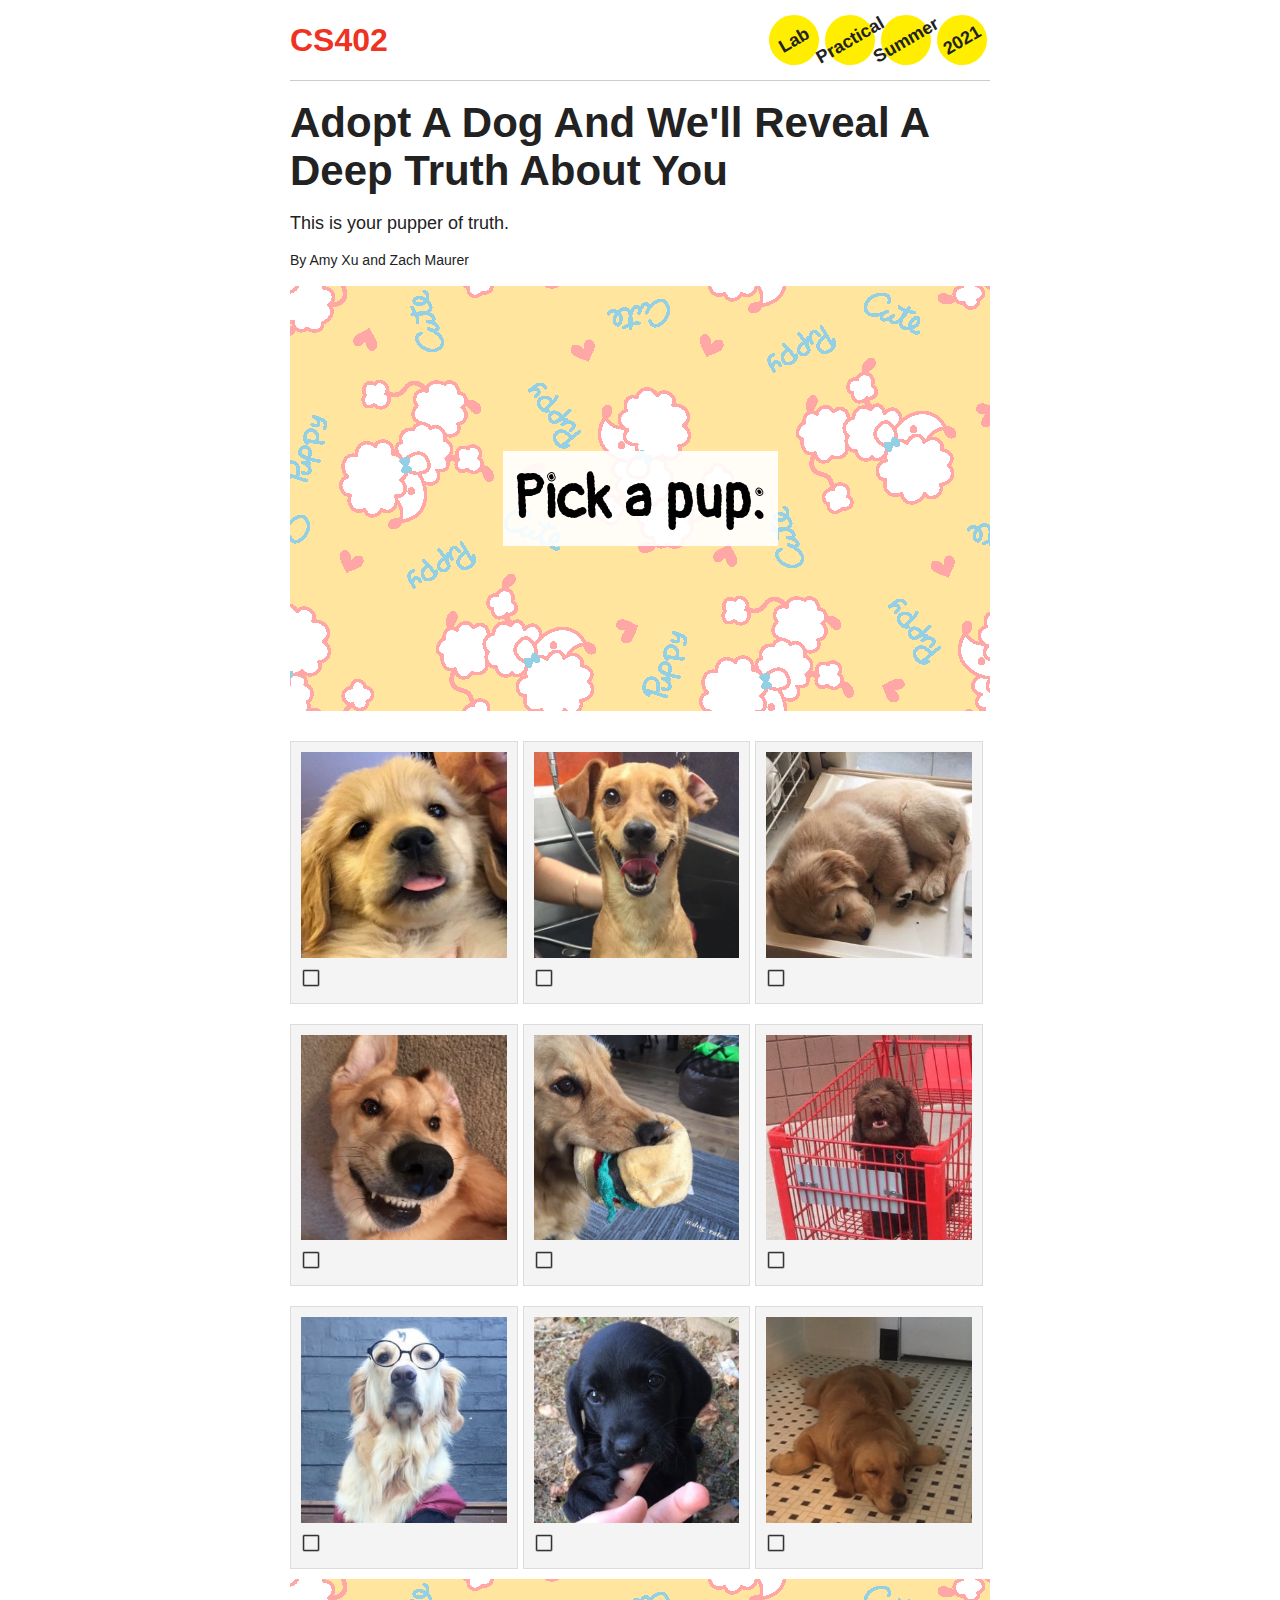
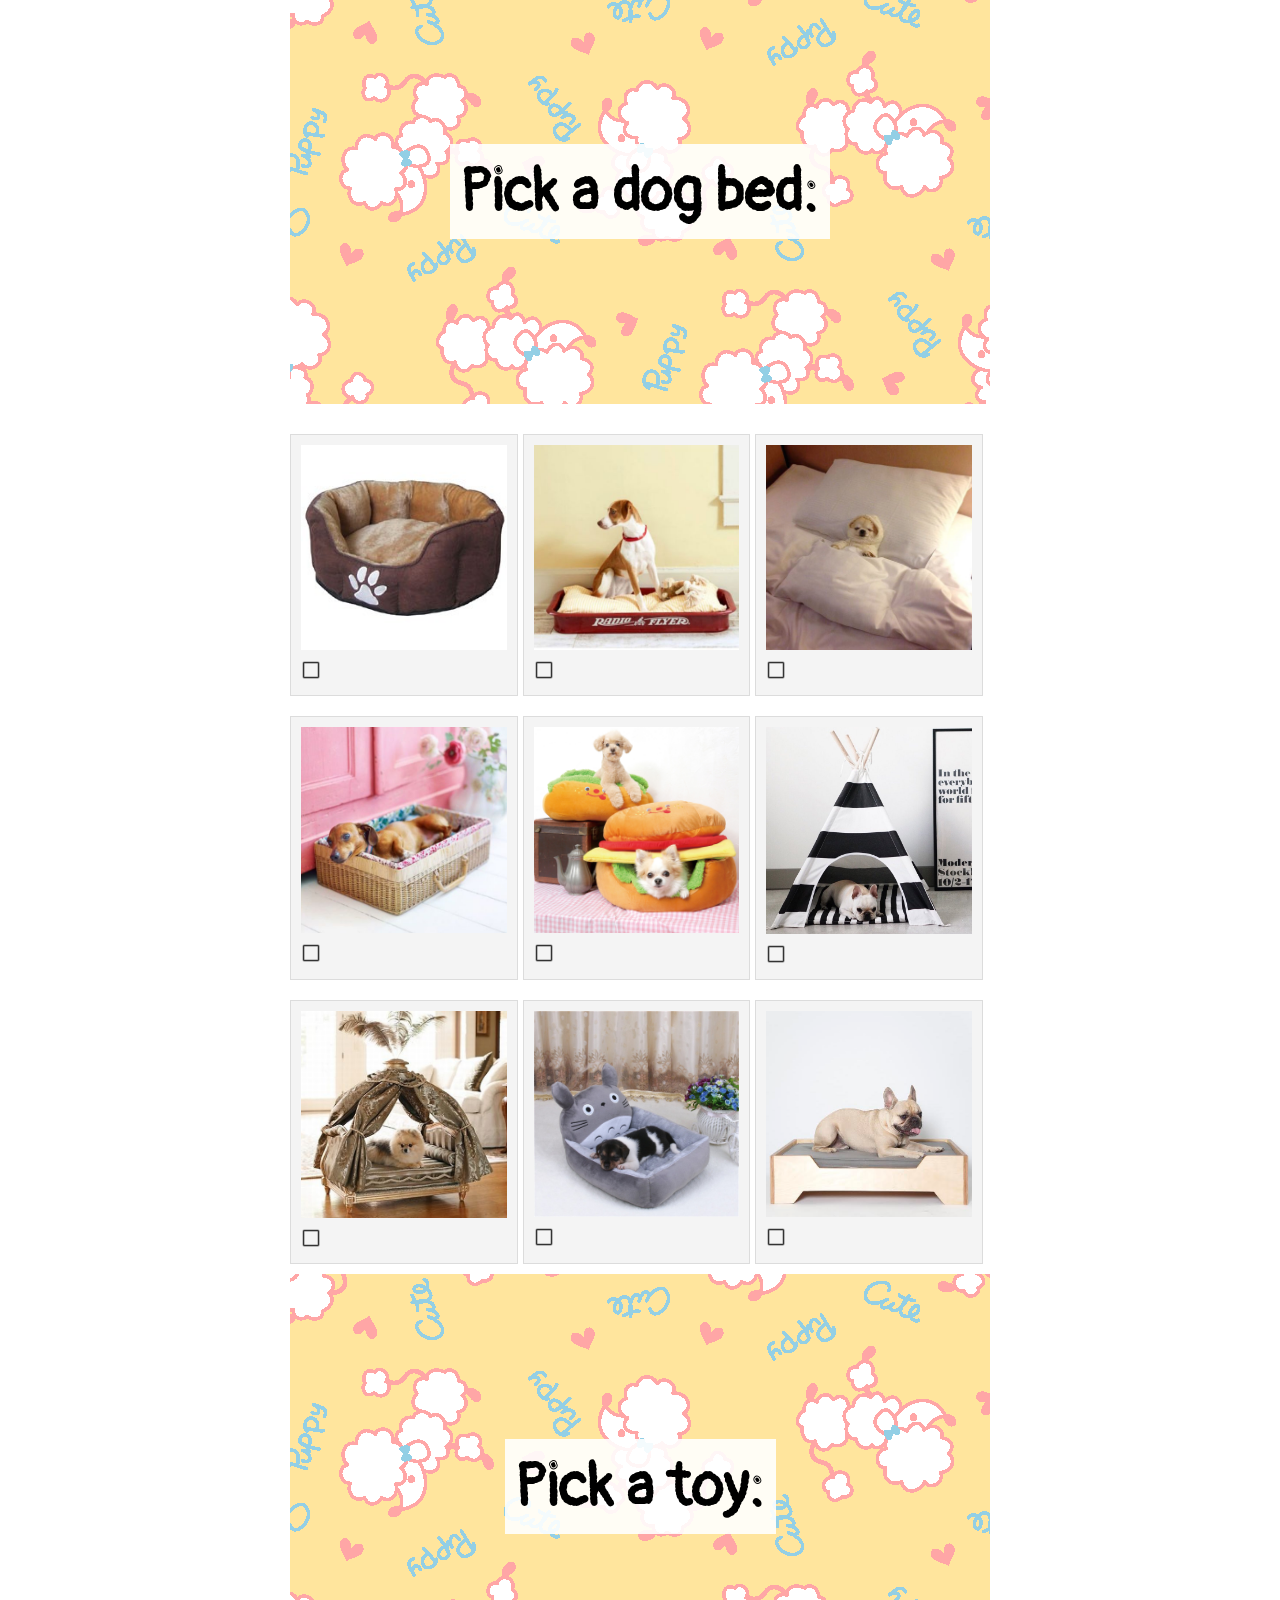
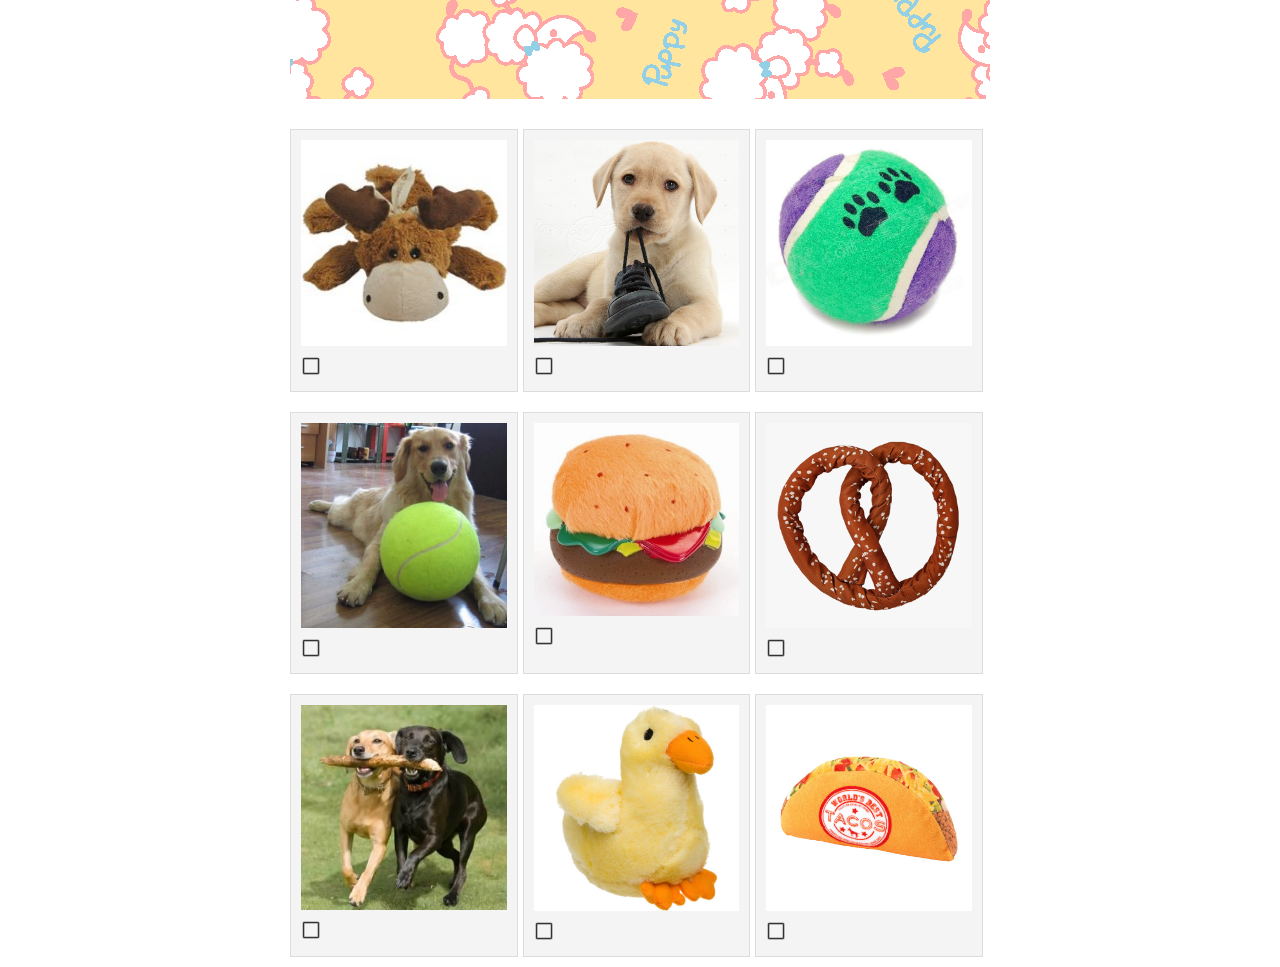
<file: index.html>
<!DOCTYPE html>
<html>

<head>
  <meta charset="utf-8">
  <title>Adopt A Dog And We'll Reveal A Deep Truth About You</title>
  <link rel="icon" type="image/png" href="images/favicon-32x32.png" sizes="32x32" />
  <link rel="icon" type="image/png" href="images/favicon-16x16.png" sizes="16x16" />
  <link href="https://fonts.googleapis.com/css?family=Pangolin:400,700|Proxima+Nova" rel="stylesheet" type="text/css">
  <link rel="stylesheet" href="provided-style.css"/>
  <link rel="stylesheet" href="style.css"/>
  <script src="constants.js" defer="true"></script>
  <script src="script.js" defer="true"></script>
</head>

<body>
<article>
  <header>
    <h1>CS402</h1>
    <div>
      <span>Lab</span>
      <span>Practical</span>
      <span>Summer</span>
      <span>2021</span>
    </div>
  </header>
  <h1>Adopt A Dog And We'll Reveal A Deep Truth About You</h1>
  <p>This is your pupper of truth.</p>
  <p id="author">
    By Amy Xu and Zach Maurer
  </p>

  <section class="question-name">
    <h1>Pick a pup:</h1>
  </section>

  <section class="choice-grid">
    <div data-choice-id="blep" data-question-id="one">
      <img src="images/blepdog.jpg"/>
      <img class="checkbox" src="images/unchecked.png"/>
    </div>

    <div data-choice-id="happy" data-question-id="one">
      <img src="./images/happydog.jpg"/>
      <img class="checkbox" src="images/unchecked.png"/>
    </div>

    <div data-choice-id="sleeping" data-question-id="one">
      <img src="./images/sleepingdog.jpg"/>
      <img class="checkbox" src="images/unchecked.png"/>
    </div>

    <div data-choice-id="dopey" data-question-id="one">
      <img src="./images/dopeydog.jpg"/>
      <img class="checkbox" src="images/unchecked.png"/>
    </div>

    <div data-choice-id="burger" data-question-id="one">
      <img src="./images/burgerdog.jpg"/>
      <img class="checkbox" src="images/unchecked.png"/>
    </div>

    <div data-choice-id="cart" data-question-id="one">
      <img src="./images/cartdog.jpg"/>
      <img class="checkbox" src="images/unchecked.png"/>
    </div>

    <div data-choice-id="nerd" data-question-id="one">
      <img src="./images/nerddog.jpg"/>
      <img class="checkbox" src="images/unchecked.png"/>
    </div>

    <div data-choice-id="shy" data-question-id="one">
      <img src="./images/shydog.jpg"/>
      <img class="checkbox" src="images/unchecked.png"/>
    </div>

    <div data-choice-id="sleepy" data-question-id="one">
      <img src="./images/sleepydog.jpg"/>
      <img class="checkbox" src="images/unchecked.png"/>
    </div>
  </section>

  <section class="question-name">
    <h1>Pick a dog bed:</h1>
  </section>

  <section class="choice-grid">
    <div data-choice-id="blep" data-question-id="two">
      <img src="images/blepbed.jpg"/>
      <img class="checkbox" src="images/unchecked.png"/>
    </div>

    <div data-choice-id="happy" data-question-id="two">
      <img src="./images/happybed.jpg"/>
      <img class="checkbox" src="images/unchecked.png"/>
    </div>

    <div data-choice-id="sleeping" data-question-id="two">
      <img src="./images/sleepingbed.jpg"/>
      <img class="checkbox" src="images/unchecked.png"/>
    </div>

    <div data-choice-id="dopey" data-question-id="two">
      <img src="./images/dopeybed.jpg"/>
      <img class="checkbox" src="images/unchecked.png"/>
    </div>

    <div data-choice-id="burger" data-question-id="two">
      <img src="./images/burgerbed.jpg"/>
      <img class="checkbox" src="images/unchecked.png"/>
    </div>

    <div data-choice-id="cart" data-question-id="two">
      <img src="./images/cartbed.jpg"/>
      <img class="checkbox" src="images/unchecked.png"/>
    </div>

    <div data-choice-id="nerd" data-question-id="two">
      <img src="./images/nerdbed.jpg"/>
      <img class="checkbox" src="images/unchecked.png"/>
    </div>

    <div data-choice-id="shy" data-question-id="two">
      <img src="./images/shybed.jpg"/>
      <img class="checkbox" src="images/unchecked.png"/>
    </div>

    <div data-choice-id="sleepy" data-question-id="two">
      <img src="./images/sleepybed.jpg"/>
      <img class="checkbox" src="images/unchecked.png"/>
    </div>
  </section>

  <section class="question-name">
    <h1>Pick a toy:</h1>
  </section>

  <section class="choice-grid">
    <div data-choice-id="blep" data-question-id="three">
      <img src="images/bleptoy.jpg"/>
      <img class="checkbox" src="images/unchecked.png"/>
    </div>

    <div data-choice-id="happy" data-question-id="three">
      <img src="./images/happytoy.jpg"/>
      <img class="checkbox" src="images/unchecked.png"/>
    </div>

    <div data-choice-id="sleeping" data-question-id="three">
      <img src="./images/sleepingtoy.jpg"/>
      <img class="checkbox" src="images/unchecked.png"/>
    </div>

    <div data-choice-id="dopey" data-question-id="three">
      <img src="./images/dopeytoy.jpg"/>
      <img class="checkbox" src="images/unchecked.png"/>
    </div>

    <div data-choice-id="burger" data-question-id="three">
      <img src="./images/burgertoy.jpg"/>
      <img class="checkbox" src="images/unchecked.png"/>
    </div>

    <div data-choice-id="cart" data-question-id="three">
      <img src="./images/carttoy.jpg"/>
      <img class="checkbox" src="images/unchecked.png"/>
    </div>

    <div data-choice-id="nerd" data-question-id="three">
      <img src="./images/nerdtoy.jpg"/>
      <img class="checkbox" src="images/unchecked.png"/>
    </div>

    <div data-choice-id="shy" data-question-id="three">
      <img src="./images/shytoy.jpg"/>
      <img class="checkbox" src="images/unchecked.png"/>
    </div>

    <div data-choice-id="sleepy" data-question-id="three">
      <img src="./images/sleepytoy.jpg"/>
      <img class="checkbox" src="images/unchecked.png"/>
    </div>
  </section>
  <section class="result">
    <h2 id="result-title"></h2>
    <p id="result-contents"></p>
    <button id="restart-quiz"><h3>Restart quiz</h3></button>
  </section>

</article>
</body>
</html>
</file>
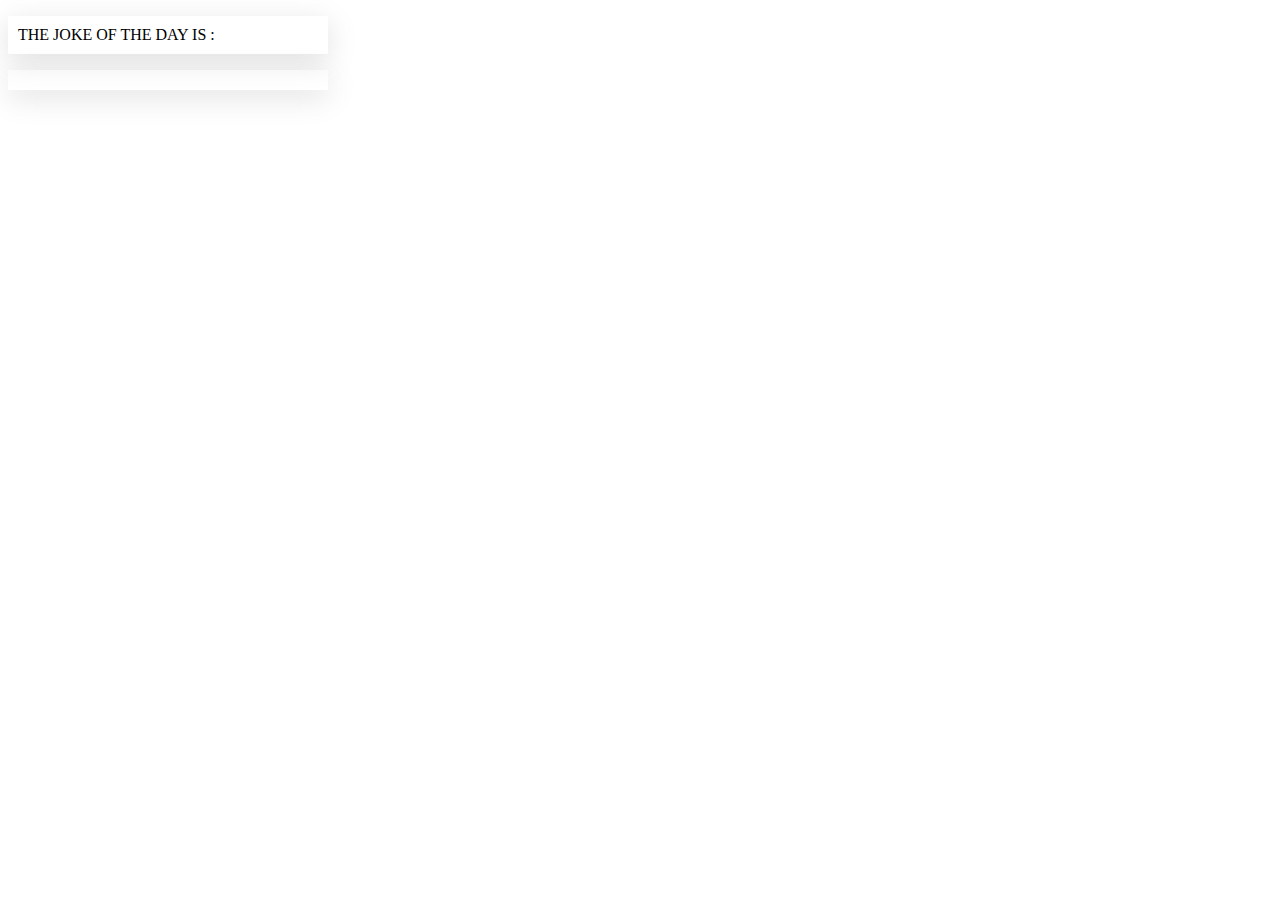
<file: my_chrome_extension/popup.html>
<!DOCTYPE html>
<html lang="en">
<head>
    <meta charset="UTF-8">
    <title>Daily Joke</title>
    <link rel ="stylesheet" href = "style.css">
</head>
<body>
<p>THE JOKE OF THE DAY IS : </p>
<p id ="myjoke"></p>
<script src ="index.js"></script>
</body>
</html>
</file>
<file: provided-style.css>
/**

  NOTE TO STUDENT:
  Please do not modify this file!

  Please add your CSS to style.css instead: This will help to grade your
  work because your style edits are all in one place.

**/

article {
    margin: auto;
    width: 700px;
}

#author {
    font-size: 14px;
}

body {
    color: #222222;
    font-family: 'Proxima Nova', 'Helvetica', 'Arial', sans-serif;
    font-size: 18px;
    margin: 0;
}

h1 {
    font-size: 42px;
    margin: 18px 0;
}

header h1 {
    font-size: 32px;
}

header {
    display: flex;
    border-bottom: 1px solid #cccccc;
    height: 80px;
}

header div,
header h1 {
    display: flex;
    flex-grow: 1;
}

header div,
header div span,
header h1 {
    display: flex;
    align-content: space-between;
    align-items: center;
}

header div {
    justify-content: flex-end;
}

header div span {
    display: flex;
    align-items: center;
    justify-content: center;
    border-radius: 100%;
    background-color: #ffee00;
    height: 50px;
    width: 50px;
    font-weight: bold;
    margin: 0 3px;
    transform: rotate(-30deg);
}

header h1 {
    color: #ee3322;
    font-family: 'Helvetica', sans-serif;
    justify-content: flex-start;
    margin: 0;
}

.choice-grid img.checkbox {
    margin-top: 5px;
    height: 20px;
    width: 20px;
}

p {
    margin: 18px 0;
}

.question-name {
    align-items: center;
    background-image: url('./images/background.gif');
    display: flex;
    height: 425px;
    justify-content: center;
    margin-bottom: 20px;
    text-align: center;
    width: 100%;
}

.question-name h1 {
    background-color: rgba(255,255,255, 0.9);
    color: black;
    font-family: 'Pangolin', 'Trebuchet MS', cursive;
    font-size: 60px;
    padding: 10px;
    max-width: 75%;
}
</file>
<file: style.css>
/* TODO(you): Write the CSS to finish the assignment! */

.choice-grid {
    display: flex;
    flex-wrap: wrap;
    width: 100%;
}

.choice-grid div{
    width: 32.5%;
    margin-bottom: 10px;
    margin-top: 10px;
    margin-right: 5px;
    background-color: #f4f4f4;
    border: 1px solid #dcdcdc;
    padding: 10px;
    box-sizing: border-box;
}

.choice-grid div img {
    width: 100%;
}

.checkbox {
    height: 20px;
    width: 20px;
}

.result{
    margin-top: 40px;
    margin-bottom: 20px;
    padding: 20px;
    display: none;
}

#restart-quiz{
    width: 100%;
    height: 50px;
    background-color: #e0e0e0;
}

@media (max-width: 700px) {
    article{
        width: 95%;
    }
    header div span{
        display: none;
    }
}

@media (max-width: 500px) {
    .choice-grid div{
        width: 49%;
    }

}
</file>
<file: my_chrome_extension/style.css>
p {
    padding: 10px;
    font-size: 16px;
    min-width: 100px;
    width: 300px;
    box-shadow: rgba(100, 100, 111, 0.2) 0px 7px 29px 0px;
}
</file>
